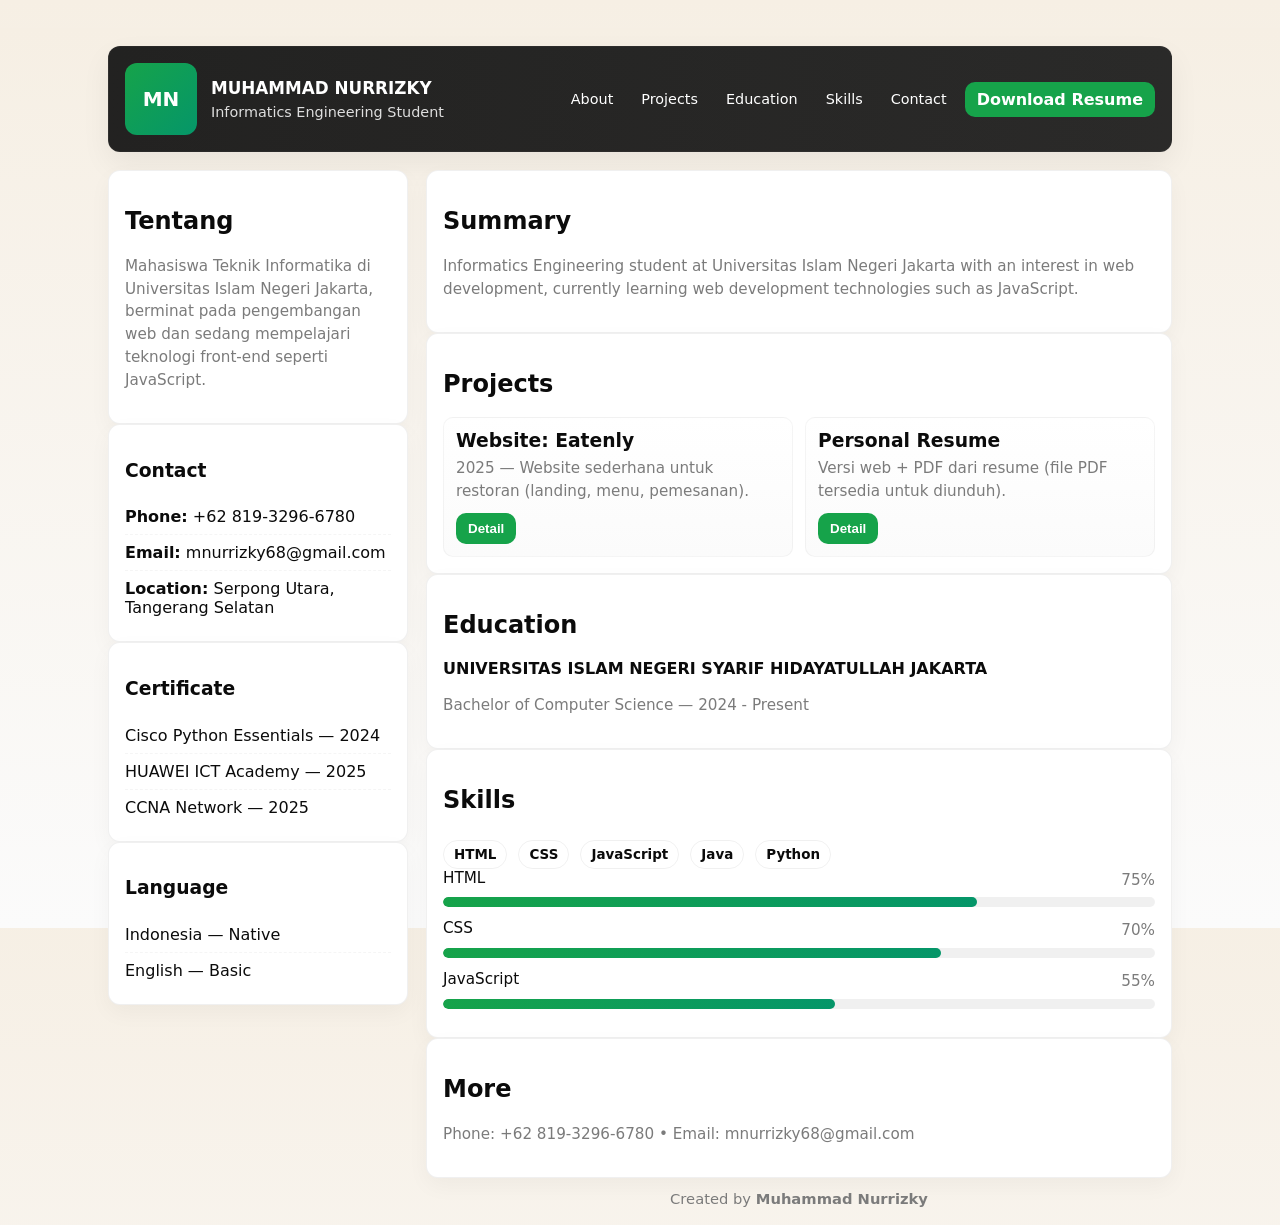
<file: Muhammad Nurrizky/index.html>
<!doctype html>
<html lang="id">

<head>
    <meta charset="utf-8" />
    <meta name="viewport" content="width=device-width,initial-scale=1" />
    <title>Muhammad Nurrizky — Portfolio</title>
    <meta name="description" content="Portfolio Muhammad Nurrizky — Informatics Engineering Student" />
    <link rel="stylesheet" href="styles.css">
</head>

<body>
    <div class="wrap">
        <header class="top" role="banner">
            <div class="brand">
                <div class="avatar" aria-hidden="true">MN</div>
                <div class="who">
                    <h1 style="color: white;">MUHAMMAD NURRIZKY</h1>
                    <p class="role">Informatics Engineering Student</p>
                </div>
            </div>

            <nav class="topnav" role="navigation" aria-label="Main navigation">
                <a class="navlink" href="#about">About</a>
                <a class="navlink" href="#projects">Projects</a>
                <a class="navlink" href="#education">Education</a>
                <a class="navlink" href="#skills">Skills</a>
                <a class="navlink" href="#contact">Contact</a>
                <a class="btn" id="download" href="114 - Muhammad Nurrizky.pdf" download>Download Resume</a>

            </nav>
        </header>

        <main class="main" role="main">
            <aside class="sidebar" aria-labelledby="about-heading">
                <section class="card" id="about">
                    <h2 id="about-heading">Tentang</h2>
                    <p class="muted">Mahasiswa Teknik Informatika di Universitas Islam Negeri Jakarta, berminat pada
                        pengembangan web dan sedang mempelajari teknologi front-end seperti JavaScript.</p>
                </section>

                <section class="card" id="contact">
                    <h3>Contact</h3>
                    <ul class="kv" aria-label="Contact details">
                        <li><strong>Phone:</strong> +62 819-3296-6780</li>
                        <li><strong>Email:</strong> <a class="muted-link"
                                href="mailto:mnurrizky68@gmail.com">mnurrizky68@gmail.com</a></li>
                        <li><strong>Location:</strong> Serpong Utara, Tangerang Selatan</li>
                    </ul>
                </section>

                <section class="card" id="cert">
                    <h3>Certificate</h3>
                    <ul class="kv">
                        <li>Cisco Python Essentials — 2024</li>
                        <li>HUAWEI ICT Academy — 2025</li>
                        <li>CCNA Network — 2025</li>
                    </ul>
                </section>

                <section class="card" id="lang">
                    <h3>Language</h3>
                    <ul class="kv">
                        <li>Indonesia — Native</li>
                        <li>English — Basic</li>
                    </ul>
                </section>
            </aside>

            <section class="content" aria-live="polite">
                <article class="card">
                    <h2 class="section">Summary</h2>
                    <p class="muted">Informatics Engineering student at Universitas Islam Negeri Jakarta with an
                        interest in web development, currently learning web development technologies such as JavaScript.
                    </p>
                </article>

                <article class="card" id="projects">
                    <h2 class="section">Projects</h2>
                    <div class="projects">
                        <div class="project">
                            <h3>Website: Eatenly</h3>
                            <p class="muted">2025 — Website sederhana untuk restoran (landing, menu, pemesanan).</p>
                            <div class="actions">
                                <button class="btn" data-project="eatenly">Detail</button>

                            </div>
                        </div>

                        <div class="project">
                            <h3>Personal Resume</h3>
                            <p class="muted">Versi web + PDF dari resume (file PDF tersedia untuk diunduh).</p>
                            <div class="actions">
                                <button class="btn" data-project="resume">Detail</button>

                            </div>
                        </div>
                    </div>
                </article>

                <article class="card" id="education">
                    <h2 class="section">Education</h2>
                    <p><strong>UNIVERSITAS ISLAM NEGERI SYARIF HIDAYATULLAH JAKARTA</strong></p>
                    <p class="muted">Bachelor of Computer Science — 2024 - Present</p>
                </article>

                <article class="card" id="skills">
                    <h2 class="section">Skills</h2>
                    <div class="badges" aria-hidden="true">
                        <span class="badge">HTML</span>
                        <span class="badge">CSS</span>
                        <span class="badge">JavaScript</span>
                        <span class="badge">Java</span>
                        <span class="badge">Python</span>
                    </div>

                    <div class="skill-list" aria-label="Skill levels">
                        <div class="skill">
                            <div class="label"><span>HTML</span><span class="muted">75%</span></div>
                            <div class="bar"><i data-value="75" aria-hidden="true"></i></div>
                        </div>
                        <div class="skill">
                            <div class="label"><span>CSS</span><span class="muted">70%</span></div>
                            <div class="bar"><i data-value="70" aria-hidden="true"></i></div>
                        </div>
                        <div class="skill">
                            <div class="label"><span>JavaScript</span><span class="muted">55%</span></div>
                            <div class="bar"><i data-value="55" aria-hidden="true"></i></div>
                        </div>
                    </div>
                </article>

                <article class="card">
                    <h2 class="section">More</h2>
                    <p class="muted">Phone: +62 819-3296-6780 • Email: <a class="muted-link"
                            href="mailto:mnurrizky68@gmail.com">mnurrizky68@gmail.com</a></p>
                </article>

                <footer class="foot">Created by <strong>Muhammad Nurrizky</strong></footer>
            </section>
        </main>
    </div>

    <!-- Modal -->
    <div class="modal-backdrop hidden" id="modal" role="dialog" aria-hidden="true">
        <div class="modal" role="document" aria-modal="true">
            <button class="close" id="modalClose" aria-label="Close">✕</button>
            <div id="modalContent"></div>
        </div>
    </div>

    <script src="scripts.js"></script>
</body>

</html>
</file>
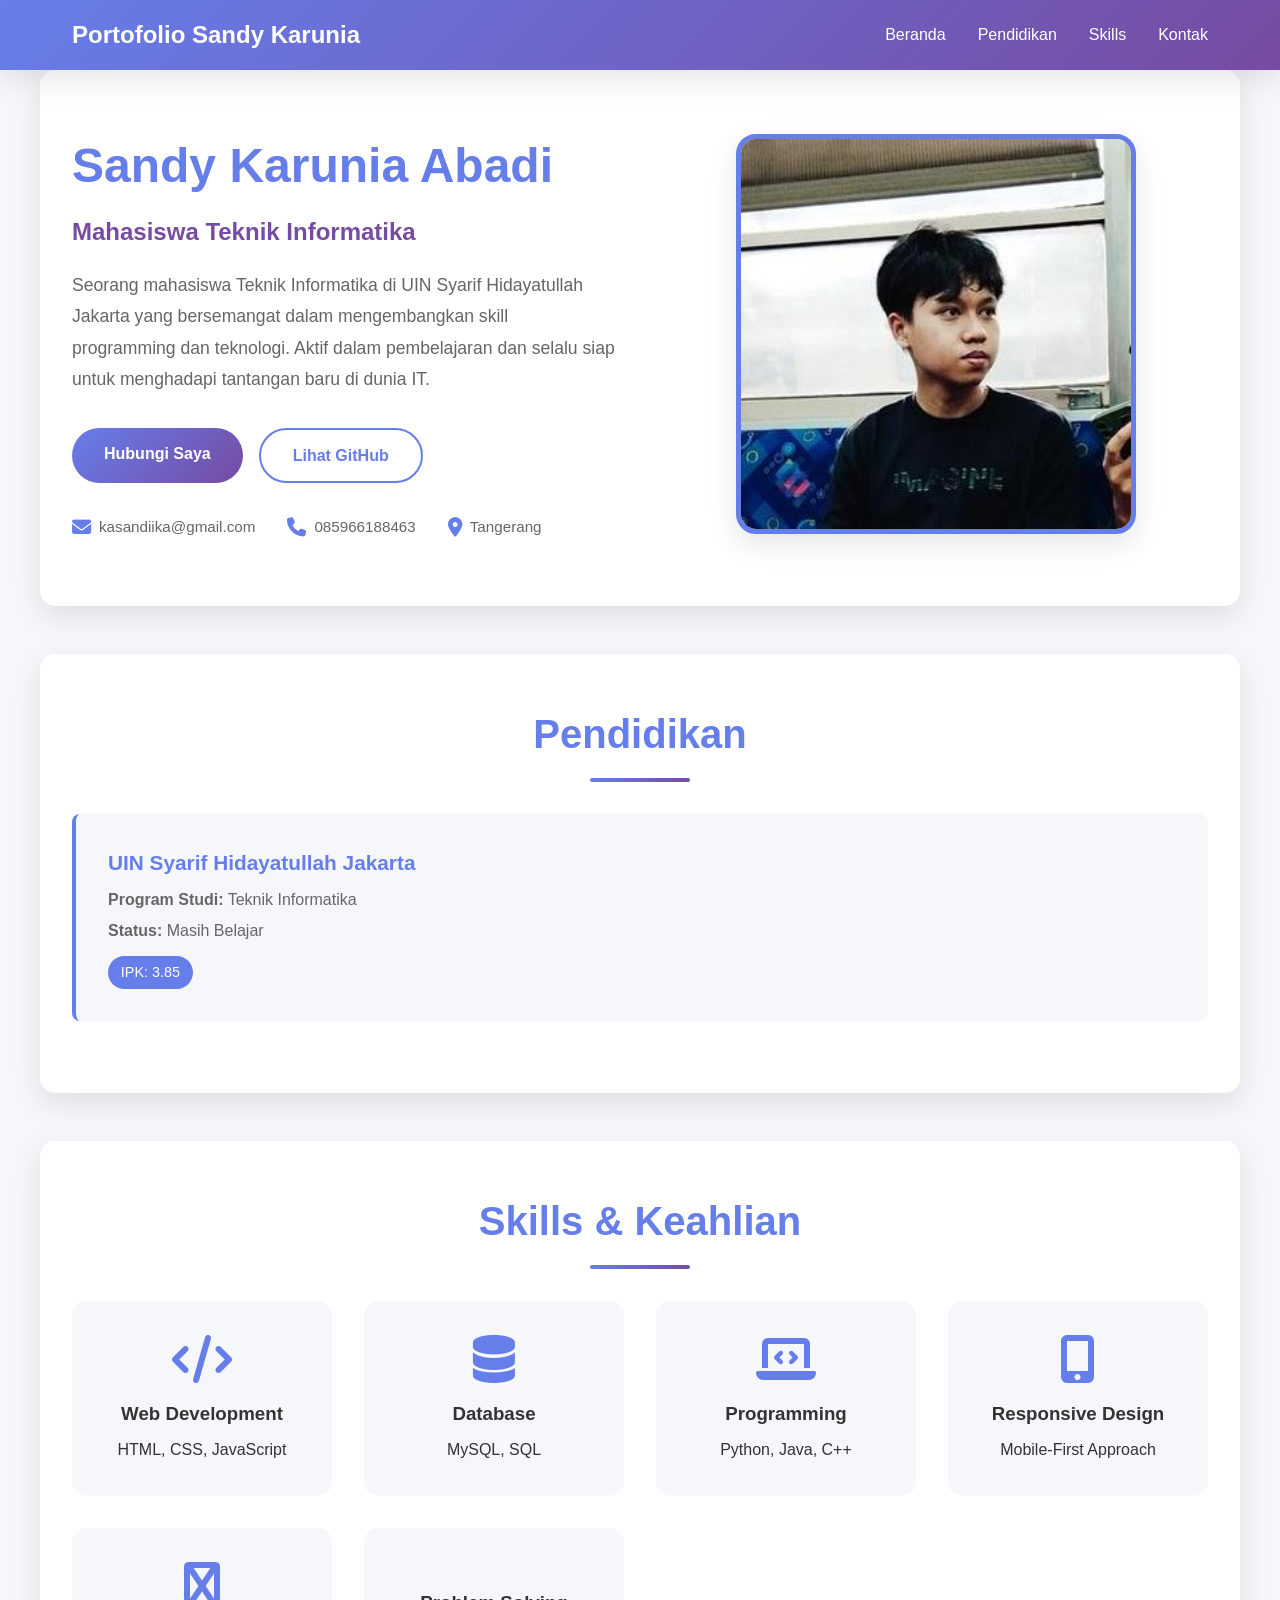
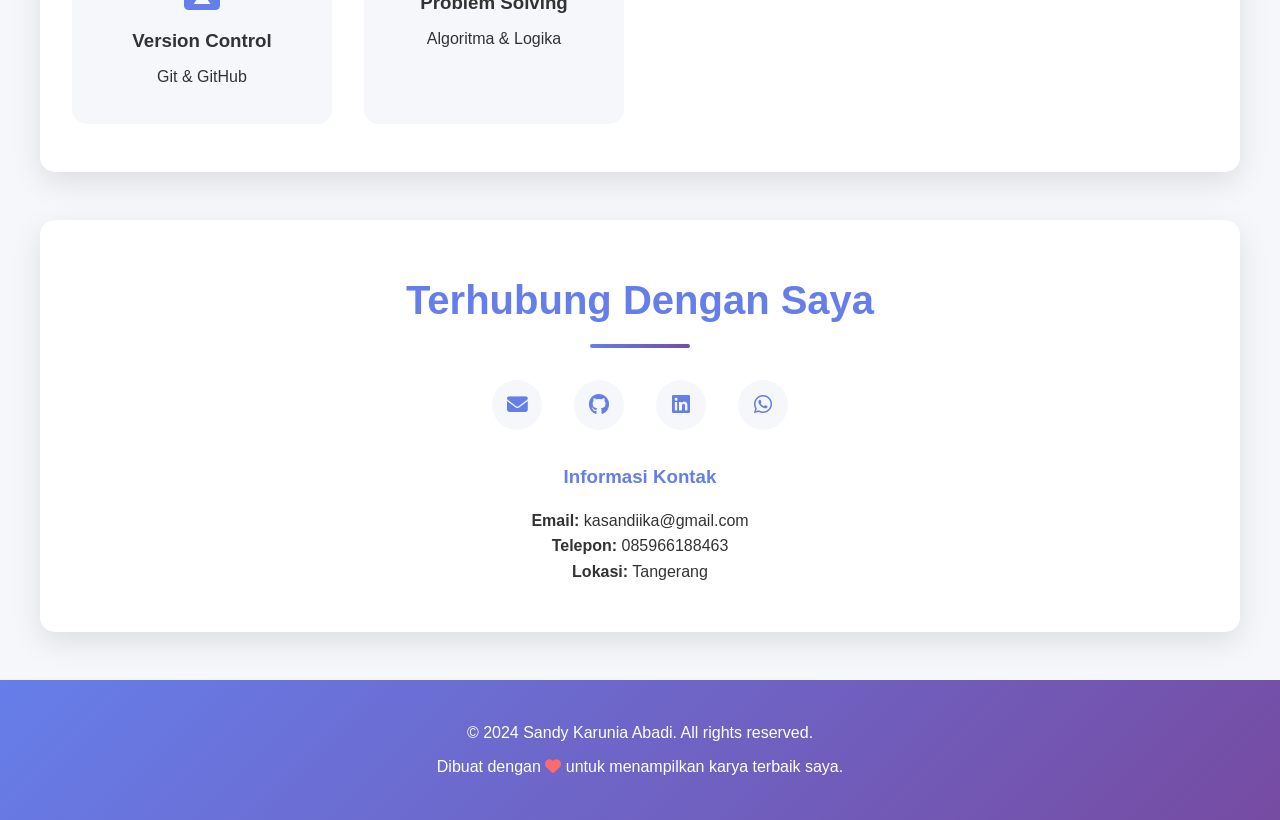
<file: Sandy Karunia Abadi/index.html>
<!DOCTYPE html>
<html lang="id">
<head>
    <meta charset="UTF-8">
    <meta name="viewport" content="width=device-width, initial-scale=1.0">
    <title>Sandy Karunia Abadi - Portofolio</title>
    <link rel="stylesheet" href="https://cdnjs.cloudflare.com/ajax/libs/font-awesome/6.4.0/css/all.min.css">
    <link rel="stylesheet" href="style.css">
</head>
<body>
    <!-- Header Navigation -->
    <header>
        <nav>
            <a href="#" class="logo">Portofolio Sandy Karunia</a>
            <ul class="nav-links">
                <li><a href="#home">Beranda</a></li>
                <li><a href="#education">Pendidikan</a></li>
                <li><a href="#skills">Skills</a></li>
                <li><a href="#contact">Kontak</a></li>
            </ul>
        </nav>
    </header>

    <!-- Hero Section -->
    <section class="hero" id="home">
        <div class="hero-content">
            <h1>Sandy Karunia Abadi</h1>
            <p class="subtitle">Mahasiswa Teknik Informatika</p>
            <p>Seorang mahasiswa Teknik Informatika di UIN Syarif Hidayatullah Jakarta yang bersemangat dalam mengembangkan skill programming dan teknologi. Aktif dalam pembelajaran dan selalu siap untuk menghadapi tantangan baru di dunia IT.</p>
            
            <div class="cta-buttons">
                <a href="#contact" class="btn btn-primary">Hubungi Saya</a>
                <a href="https://github.com/kasandiika" target="_blank" class="btn btn-secondary">Lihat GitHub</a>
            </div>

            <div class="contact-info">
                <div class="contact-item">
                    <i class="fas fa-envelope"></i>
                    <span>kasandiika@gmail.com</span>
                </div>
                <div class="contact-item">
                    <i class="fas fa-phone"></i>
                    <span>085966188463</span>
                </div>
                <div class="contact-item">
                    <i class="fas fa-map-marker-alt"></i>
                    <span>Tangerang</span>
                </div>
            </div>
        </div>

        <div class="hero-image">
            <img src="assets/profile.jpg" alt="Sandy Karunia Abadi">
        </div>
    </section>

    <!-- Education Section -->
    <section id="education">
        <h2>Pendidikan</h2>
        <div class="education-item">
            <h3>UIN Syarif Hidayatullah Jakarta</h3>
            <p><strong>Program Studi:</strong> Teknik Informatika</p>
            <p><strong>Status:</strong> Masih Belajar</p>
            <span class="gpa">IPK: 3.85</span>
        </div>
    </section>

    <!-- Skills Section -->
    <section id="skills">
        <h2>Skills & Keahlian</h2>
        <div class="skills-container">
            <div class="skill-card">
                <i class="fas fa-code"></i>
                <h3>Web Development</h3>
                <p>HTML, CSS, JavaScript</p>
            </div>
            <div class="skill-card">
                <i class="fas fa-database"></i>
                <h3>Database</h3>
                <p>MySQL, SQL</p>
            </div>
            <div class="skill-card">
                <i class="fas fa-laptop-code"></i>
                <h3>Programming</h3>
                <p>Python, Java, C++</p>
            </div>
            <div class="skill-card">
                <i class="fas fa-mobile-alt"></i>
                <h3>Responsive Design</h3>
                <p>Mobile-First Approach</p>
            </div>
            <div class="skill-card">
                <i class="fas fa-git-alt"></i>
                <h3>Version Control</h3>
                <p>Git & GitHub</p>
            </div>
            <div class="skill-card">
                <i class="fas fa-problem-solving"></i>
                <h3>Problem Solving</h3>
                <p>Algoritma & Logika</p>
            </div>
        </div>
    </section>

    <!-- Contact Section -->
    <section id="contact">
        <h2>Terhubung Dengan Saya</h2>
        
        <div class="social-links">
            <a href="mailto:kasandiika@gmail.com" title="Email">
                <i class="fas fa-envelope"></i>
            </a>
            <a href="https://github.com/kasandiika" target="_blank" title="GitHub">
                <i class="fab fa-github"></i>
            </a>
            <a href="https://www.linkedin.com/in/sandy-karunia-abadi-666687313/" target="_blank" title="LinkedIn">
                <i class="fab fa-linkedin"></i>
            </a>
            <a href="https://wa.me/6285966188463" target="_blank" title="WhatsApp">
                <i class="fab fa-whatsapp"></i>
            </a>
        </div>

        <div style="text-align: center; margin-top: 2rem;">
            <h3 style="color: var(--primary-color); margin-bottom: 1rem;">Informasi Kontak</h3>
            <p><strong>Email:</strong> kasandiika@gmail.com</p>
            <p><strong>Telepon:</strong> 085966188463</p>
            <p><strong>Lokasi:</strong> Tangerang</p>
        </div>
    </section>

    <!-- Footer -->
    <footer>
        <p>&copy; 2024 Sandy Karunia Abadi. All rights reserved.</p>
        <p>Dibuat dengan <i class="fas fa-heart" style="color: #ff6b6b;"></i> untuk menampilkan karya terbaik saya.</p>
    </footer>

    <script src="script.js"></script>
</body>
</html>
</file>
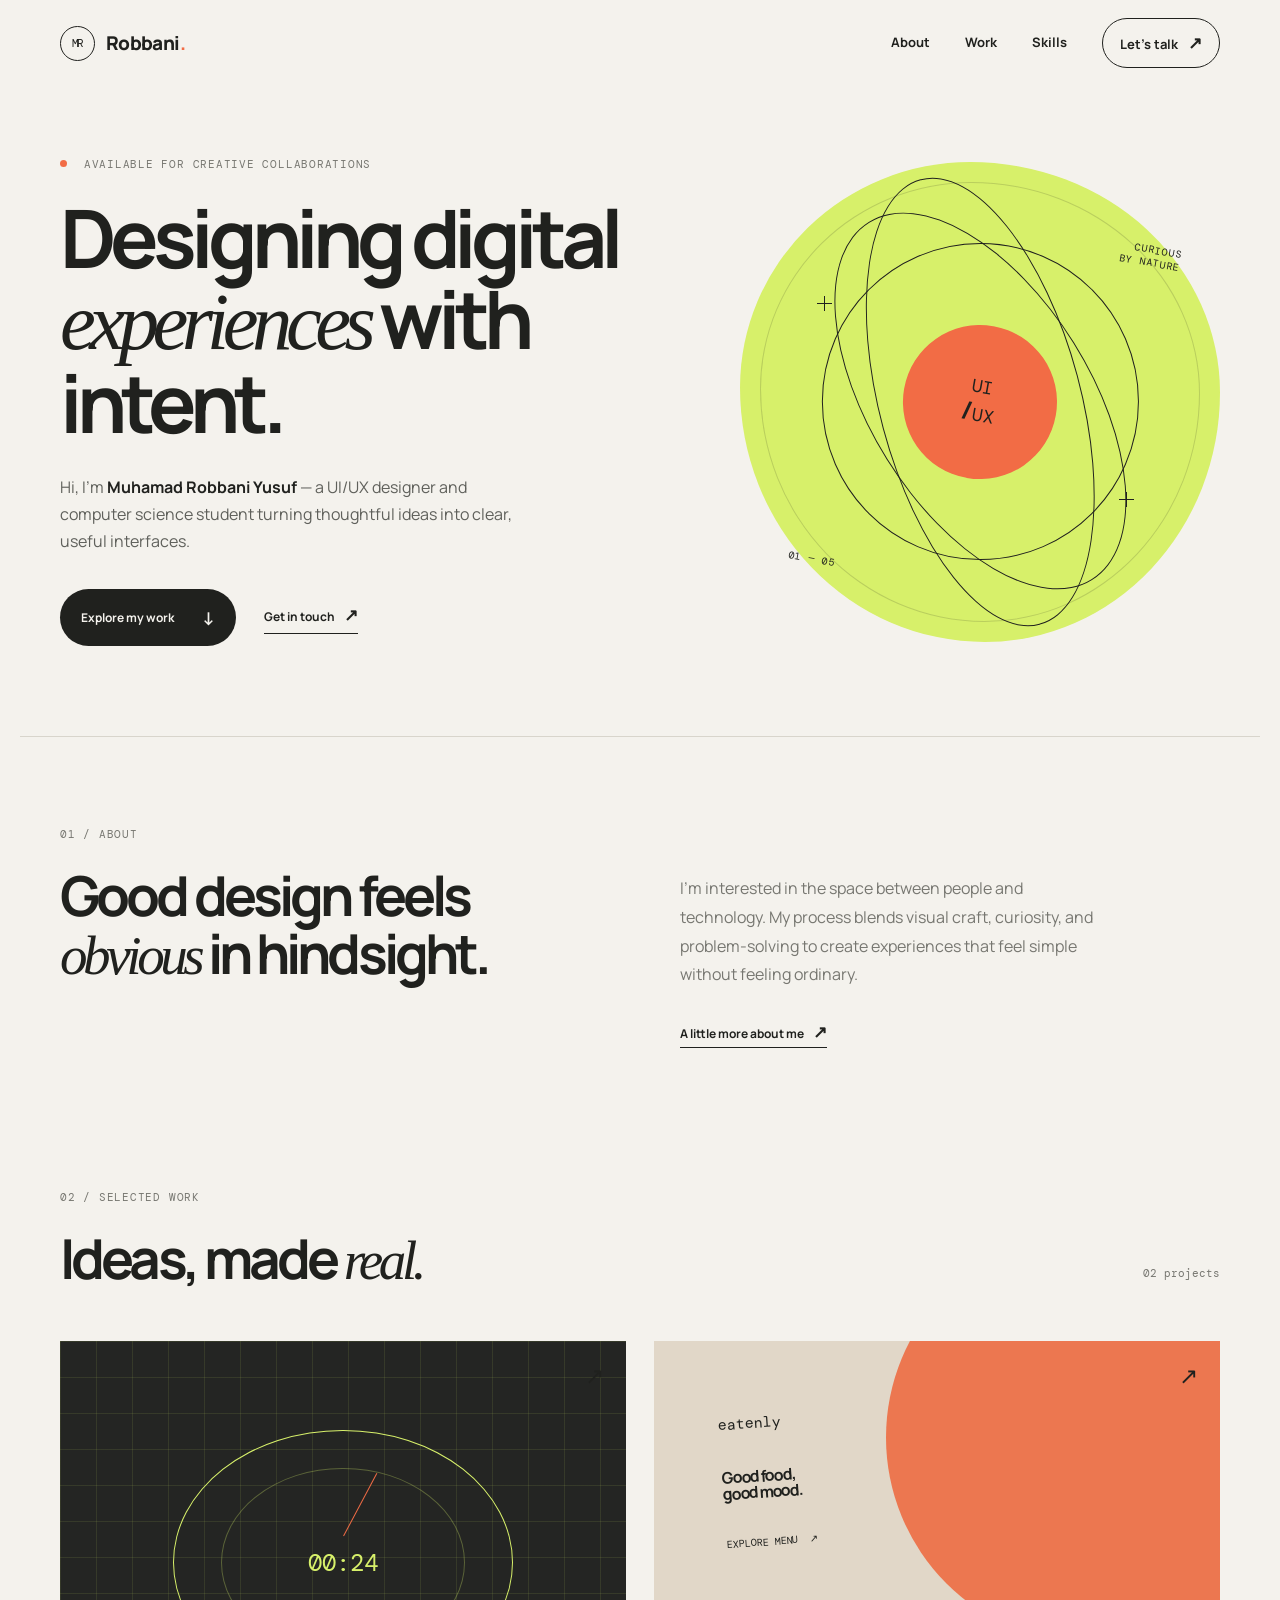
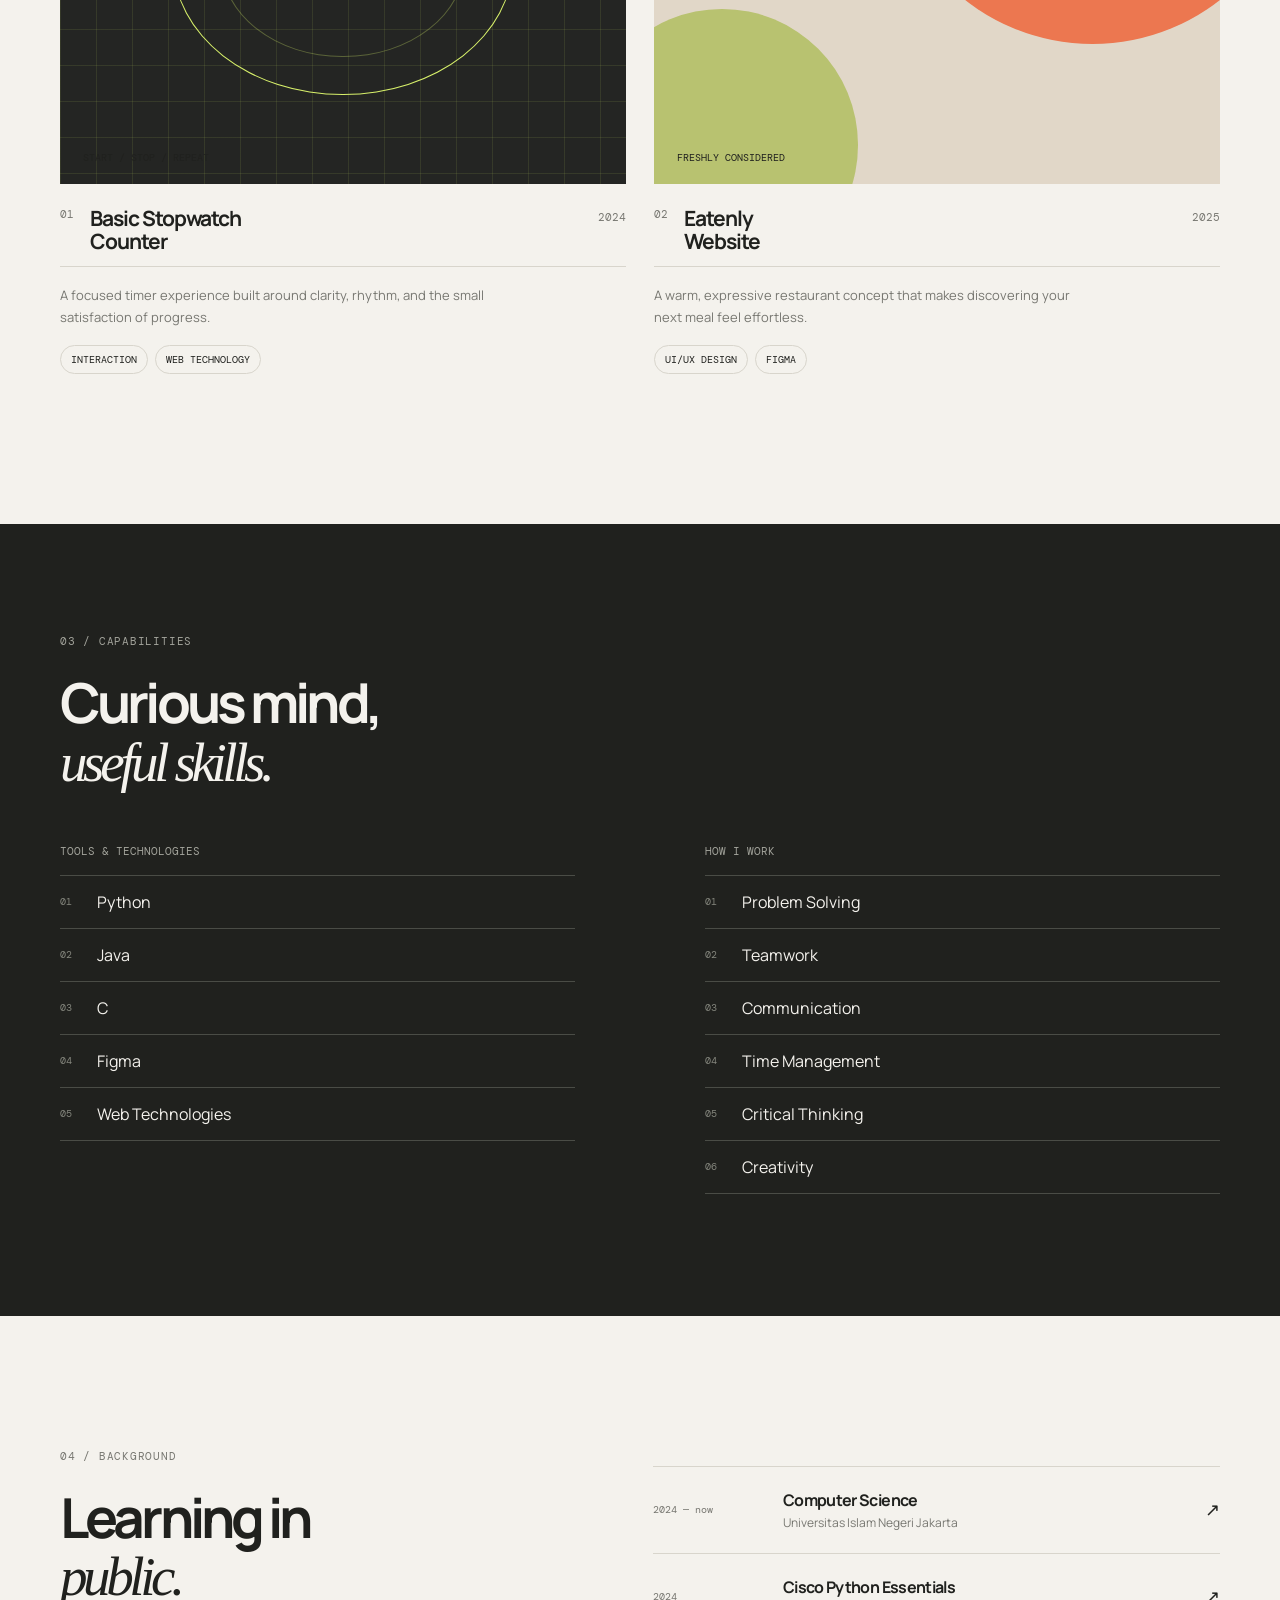
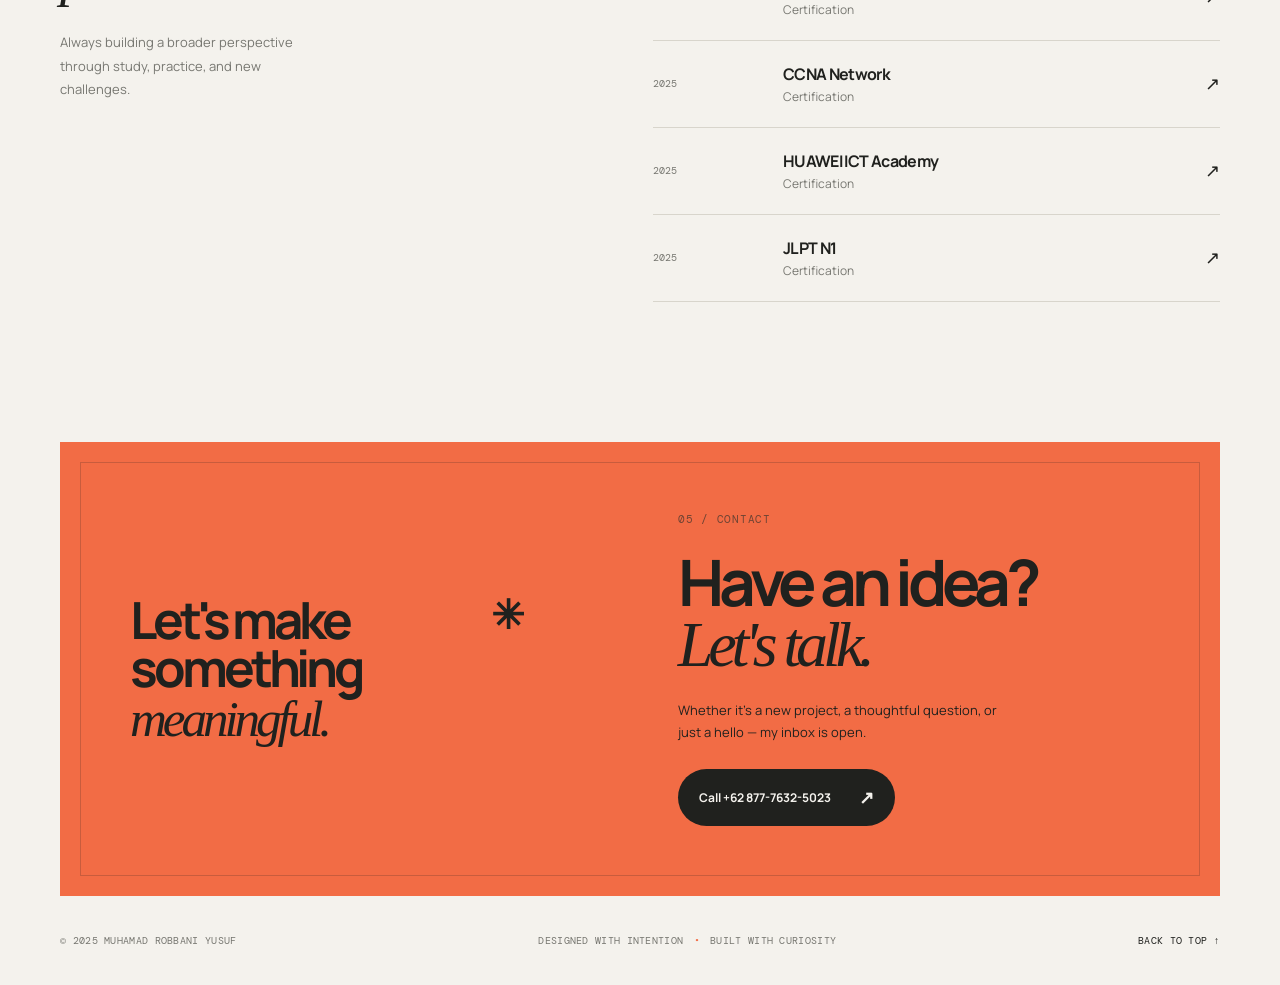
<file: web CV/index.html>
<!DOCTYPE html>
<html lang="en">
<head>
  <meta charset="UTF-8">
  <meta name="viewport" content="width=device-width, initial-scale=1.0">
  <meta name="description" content="Portfolio of Muhamad Robbani Yusuf, a UI/UX designer and computer science student.">
  <title>Muhamad Robbani Yusuf — UI/UX Designer</title>
  <link rel="preconnect" href="https://fonts.googleapis.com">
  <link rel="preconnect" href="https://fonts.gstatic.com" crossorigin>
  <link href="https://fonts.googleapis.com/css2?family=DM+Mono:wght@400;500&family=Manrope:wght@400;500;600;700;800&display=swap" rel="stylesheet">
  <link rel="stylesheet" href="styles.css">
</head>
<body>
  <div class="site-shell">
    <header class="site-header">
      <a class="brand" href="#top" aria-label="Muhamad Robbani Yusuf home">
        <span class="brand-mark">MR</span>
        <span class="brand-name">Robbani<span>.</span></span>
      </a>
      <button class="menu-toggle" type="button" aria-expanded="false" aria-controls="site-nav">
        <span class="sr-only">Toggle navigation</span>
        <span></span><span></span>
      </button>
      <nav class="site-nav" id="site-nav" aria-label="Main navigation">
        <a href="#about">About</a>
        <a href="#work">Work</a>
        <a href="#skills">Skills</a>
        <a href="#contact" class="nav-cta">Let's talk <span>↗</span></a>
      </nav>
    </header>

    <main id="top">
      <section class="hero section-pad">
        <div class="hero-copy reveal">
          <p class="eyebrow"><span class="eyebrow-dot"></span> Available for creative collaborations</p>
          <h1>Designing digital<br><em>experiences</em> with intent.</h1>
          <p class="hero-intro">Hi, I'm <strong>Muhamad Robbani Yusuf</strong> — a UI/UX designer and computer science student turning thoughtful ideas into clear, useful interfaces.</p>
          <div class="hero-actions">
            <a class="button button-dark" href="#work">Explore my work <span>↓</span></a>
            <a class="text-link" href="#contact">Get in touch <span>↗</span></a>
          </div>
        </div>
        <div class="hero-art reveal reveal-delay" aria-hidden="true">
          <div class="art-orbit orbit-one"></div>
          <div class="art-orbit orbit-two"></div>
          <div class="art-orbit orbit-three"></div>
          <div class="art-core"><span>UI<br><b>/</b>UX</span></div>
          <div class="art-note note-top">curious<br>by nature</div>
          <div class="art-note note-bottom">01 — 05</div>
          <div class="art-cross cross-one"></div>
          <div class="art-cross cross-two"></div>
        </div>
      </section>

      <section class="statement section-pad reveal">
        <p class="eyebrow">01 / About</p>
        <div class="statement-grid">
          <h2>Good design feels<br><em>obvious</em> in hindsight.</h2>
          <div class="statement-body">
            <p>I’m interested in the space between people and technology. My process blends visual craft, curiosity, and problem-solving to create experiences that feel simple without feeling ordinary.</p>
            <a class="text-link" href="#contact">A little more about me <span>↗</span></a>
          </div>
        </div>
      </section>

      <section class="work section-pad" id="work">
        <div class="section-heading reveal">
          <div>
            <p class="eyebrow">02 / Selected work</p>
            <h2>Ideas, made <em>real.</em></h2>
          </div>
          <span class="section-count">02 projects</span>
        </div>
        <div class="project-grid">
          <article class="project-card reveal">
            <a href="#contact" class="project-visual stopwatch-visual" aria-label="Discuss the Basic Stopwatch Counter project">
              <div class="visual-grid"></div>
              <div class="stopwatch-face"><span>00:24</span><i></i></div>
              <span class="visual-label">Start / stop / repeat</span>
              <span class="project-arrow">↗</span>
            </a>
            <div class="project-meta">
              <div><span class="project-number">01</span><h3>Basic Stopwatch<br>Counter</h3></div>
              <span class="project-year">2024</span>
            </div>
            <p>A focused timer experience built around clarity, rhythm, and the small satisfaction of progress.</p>
            <div class="tag-list"><span>Interaction</span><span>Web technology</span></div>
          </article>
          <article class="project-card reveal reveal-delay">
            <a href="#contact" class="project-visual eatenly-visual" aria-label="Discuss the Eatenly Website project">
              <div class="eatenly-circle circle-one"></div>
              <div class="eatenly-circle circle-two"></div>
              <div class="eatenly-menu"><span>eatenly</span><b>Good food,<br>good mood.</b><i>explore menu&nbsp; ↗</i></div>
              <span class="visual-label">Freshly considered</span>
              <span class="project-arrow">↗</span>
            </a>
            <div class="project-meta">
              <div><span class="project-number">02</span><h3>Eatenly<br>Website</h3></div>
              <span class="project-year">2025</span>
            </div>
            <p>A warm, expressive restaurant concept that makes discovering your next meal feel effortless.</p>
            <div class="tag-list"><span>UI/UX design</span><span>Figma</span></div>
          </article>
        </div>
      </section>

      <section class="skills section-pad" id="skills">
        <div class="section-heading reveal">
          <div><p class="eyebrow">03 / Capabilities</p><h2>Curious mind,<br><em>useful skills.</em></h2></div>
        </div>
        <div class="skills-layout">
          <div class="skill-block reveal">
            <p class="skill-label">Tools & technologies</p>
            <ul class="skill-list">
              <li><span>01</span>Python</li><li><span>02</span>Java</li><li><span>03</span>C</li><li><span>04</span>Figma</li><li><span>05</span>Web Technologies</li>
            </ul>
          </div>
          <div class="skill-block reveal reveal-delay">
            <p class="skill-label">How I work</p>
            <ul class="skill-list">
              <li><span>01</span>Problem Solving</li><li><span>02</span>Teamwork</li><li><span>03</span>Communication</li><li><span>04</span>Time Management</li><li><span>05</span>Critical Thinking</li><li><span>06</span>Creativity</li>
            </ul>
          </div>
        </div>
      </section>

      <section class="credentials section-pad">
        <div class="credentials-column reveal">
          <p class="eyebrow">04 / Background</p>
          <h2>Learning in<br><em>public.</em></h2>
          <p class="muted-copy">Always building a broader perspective through study, practice, and new challenges.</p>
        </div>
        <div class="timeline reveal reveal-delay">
          <div class="timeline-row"><span class="timeline-year">2024 — now</span><div><h3>Computer Science</h3><p>Universitas Islam Negeri Jakarta</p></div><span class="timeline-arrow">↗</span></div>
          <div class="timeline-row"><span class="timeline-year">2024</span><div><h3>Cisco Python Essentials</h3><p>Certification</p></div><span class="timeline-arrow">↗</span></div>
          <div class="timeline-row"><span class="timeline-year">2025</span><div><h3>CCNA Network</h3><p>Certification</p></div><span class="timeline-arrow">↗</span></div>
          <div class="timeline-row"><span class="timeline-year">2025</span><div><h3>HUAWEI ICT Academy</h3><p>Certification</p></div><span class="timeline-arrow">↗</span></div>
          <div class="timeline-row"><span class="timeline-year">2025</span><div><h3>JLPT N1</h3><p>Certification</p></div><span class="timeline-arrow">↗</span></div>
        </div>
      </section>

      <section class="contact section-pad reveal" id="contact">
        <div class="contact-art" aria-hidden="true"><span>Let's make<br>something<br><em>meaningful.</em></span><i>✳</i></div>
        <div class="contact-copy"><p class="eyebrow">05 / Contact</p><h2>Have an idea?<br><em>Let's talk.</em></h2><p>Whether it’s a new project, a thoughtful question, or just a hello — my inbox is open.</p><a class="button button-light" href="tel:+6287776325023">Call +62 877-7632-5023 <span>↗</span></a></div>
      </section>
    </main>

    <footer class="site-footer">
      <span>© 2025 Muhamad Robbani Yusuf</span><span>Designed with intention<span class="footer-dot"> • </span>Built with curiosity</span><a href="#top">Back to top ↑</a>
    </footer>
  </div>
  <script src="script.js"></script>
</body>
</html>
</file>
<file: Muhammad Nurrizky/styles.css>
/* Palette (light by default). Dark mode overrides via body.dark */
:root {
  --bg: #f6efe4; /* cream */
  --surface: #ffffff;
  --surface-alt: #fbfbfb;
  --text: #0b0b0b;
  --muted: #7b7b7b;
  --accent: #16a34a; /* green */
  --accent-2: #059669;
  --glass: rgba(11, 11, 11, 0.06);
  --header-start: rgba(11, 11, 11, 0.9);
  --header-end: rgba(20, 20, 20, 0.9);
  --radius: 12px;
  --maxw: 1100px;
  --shadow: 0 12px 30px rgba(11, 11, 11, 0.06);
  --avatar-grad-from: var(--accent);
  --avatar-grad-to: var(--accent-2);
  color-scheme: light;
  font-family:
    Inter,
    system-ui,
    -apple-system,
    'Segoe UI',
    Roboto,
    'Helvetica Neue',
    Arial;
}

/* Dark theme: consistent overrides to avoid clashing */
body.dark {
  --bg: #0b0f12;
  --surface: #0f1720;
  --surface-alt: #07121a;
  --text: #f6efe4;
  --muted: #98a0aa;
  --accent: #34d399;
  --accent-2: #22c55e;
  --glass: rgba(255, 255, 255, 0.06);
  --header-start: rgba(6, 10, 12, 0.95);
  --header-end: rgba(10, 17, 20, 0.95);
  --avatar-grad-from: #059669;
  --avatar-grad-to: #10b981;
  color-scheme: dark;
}

/* Base reset */
* {
  box-sizing: border-box;
}
html,
body {
  height: 100%;
  margin: 0;
  background: linear-gradient(180deg, var(--bg), var(--surface-alt));
  color: var(--text);
  -webkit-font-smoothing: antialiased;
}
a {
  color: inherit;
  text-decoration: none;
}
.wrap {
  max-width: var(--maxw);
  margin: 28px auto;
  padding: 18px;
}

/* Header */
.top {
  display: flex;
  align-items: center;
  justify-content: space-between;
  gap: 18px;
  padding: 16px;
  background: linear-gradient(90deg, var(--header-start), var(--header-end));
  color: var(--surface);
  border-radius: var(--radius);
  box-shadow: var(--shadow);
  border: 1px solid rgba(255, 255, 255, 0.03);
}
.brand {
  display: flex;
  align-items: center;
  gap: 14px;
}
.avatar {
  width: 72px;
  height: 72px;
  border-radius: 12px;
  background: linear-gradient(135deg, var(--avatar-grad-from), var(--avatar-grad-to));
  display: flex;
  align-items: center;
  justify-content: center;
  font-weight: 700;
  color: var(--surface);
  font-size: 20px;
}
.who h1 {
  margin: 0;
  font-size: 1.05rem;
}
.who p {
  margin: 6px 0 0 0;
  color: rgba(255, 255, 255, 0.85);
  font-size: 0.9rem;
}

/* Nav */
.topnav {
  display: flex;
  align-items: center;
  gap: 8px;
  flex-wrap: wrap;
}
.topnav .navlink {
  font-size: 0.9rem;
  padding: 8px 10px;
  border-radius: 10px;
  color: var(--surface);
}
.topnav .navlink:hover {
  opacity: 0.95;
  transform: translateY(-1px);
}
.btn {
  display: inline-flex;
  align-items: center;
  gap: 8px;
  padding: 8px 12px;
  border-radius: 10px;
  background: var(--accent);
  color: var(--surface);
  font-weight: 600;
  border: 0;
  cursor: pointer;
}
.btn.ghost {
  background: transparent;
  border: 1px solid var(--glass);
  color: var(--surface);
}

/* Main layout */
.main {
  display: grid;
  grid-template-columns: 300px 1fr;
  gap: 18px;
  margin-top: 18px;
}
@media (max-width: 880px) {
  .main {
    grid-template-columns: 1fr;
  }
  .avatar {
    width: 56px;
    height: 56px;
  }
}

/* Cards */
.card {
  background: var(--surface);
  padding: 16px;
  border-radius: 12px;
  border: 1px solid var(--glass);
  box-shadow: 0 8px 22px rgba(11, 11, 11, 0.04);
  color: var(--text);
}
.muted {
  color: var(--muted);
  font-size: 0.95rem;
  line-height: 1.5;
}
.kv {
  list-style: none;
  padding: 0;
  margin: 0;
}
.kv li {
  padding: 8px 0;
  border-bottom: 1px dashed rgba(0, 0, 0, 0.04);
}
body.dark .kv li {
  border-bottom: 1px dashed rgba(255, 255, 255, 0.04);
}
.kv li:last-child {
  border-bottom: 0;
}

/* Badges and projects */
.badge {
  display: inline-block;
  padding: 6px 10px;
  border-radius: 999px;
  border: 1px solid rgba(0, 0, 0, 0.06);
  font-weight: 700;
  font-size: 0.84rem;
  background: transparent;
  color: var(--text);
  margin: 6px 6px 0 0;
}
body.dark .badge {
  border-color: rgba(255, 255, 255, 0.06);
}
.projects {
  display: grid;
  grid-template-columns: 1fr 1fr;
  gap: 12px;
}
@media (max-width: 880px) {
  .projects {
    grid-template-columns: 1fr;
  }
}
.project {
  padding: 12px;
  border-radius: 10px;
  border: 1px solid rgba(11, 11, 11, 0.04);
  background: linear-gradient(180deg, var(--surface), var(--surface-alt));
}
body.dark .project {
  border-color: rgba(255, 255, 255, 0.04);
}
.project h3 {
  margin: 0;
}
.project p {
  margin: 6px 0 0 0;
  color: var(--muted);
}
.actions {
  margin-top: 10px;
  display: flex;
  gap: 8px;
  flex-wrap: wrap;
}

/* Skills bars */
.skill {
  margin-bottom: 12px;
}
.label {
  display: flex;
  justify-content: space-between;
  font-size: 0.95rem;
  margin-bottom: 6px;
}
.bar {
  height: 10px;
  background: rgba(11, 11, 11, 0.06);
  border-radius: 999px;
  overflow: hidden;
}
body.dark .bar {
  background: rgba(255, 255, 255, 0.06);
}
.bar > i {
  display: block;
  height: 100%;
  width: 0;
  background: linear-gradient(90deg, var(--accent), var(--accent-2));
  border-radius: 999px;
  transition: width 900ms cubic-bezier(0.2, 0.9, 0.3, 1);
}

/* Modal */
.modal-backdrop {
  position: fixed;
  inset: 0;
  background: rgba(11, 11, 11, 0.5);
  display: flex;
  align-items: center;
  justify-content: center;
  padding: 20px;
  z-index: 80;
}
.modal {
  width: 100%;
  max-width: 720px;
  background: var(--surface);
  border-radius: 12px;
  padding: 16px;
  border: 1px solid var(--glass);
  box-shadow: 0 30px 60px rgba(11, 11, 11, 0.35);
  color: var(--text);
}
.close {
  position: absolute;
  right: 18px;
  top: 18px;
  border: 0;
  background: transparent;
  font-size: 20px;
  cursor: pointer;
  color: var(--muted);
}
.hidden {
  display: none;
}

/* Footer */
.foot {
  text-align: center;
  color: var(--muted);
  font-size: 0.92rem;
  margin-top: 12px;
}

/* Print adjustments */
@media print {
  nav,
  .btn,
  .actions,
  .modal-backdrop {
    display: none !important;
  }
  body {
    background: white;
  }
  .wrap {
    max-width: 100%;
    padding: 0;
  }
}
</file>
<file: Sandy Karunia Abadi/style.css>
* {
    margin: 0;
    padding: 0;
    box-sizing: border-box;
}

:root {
    --primary-color: #667eea;
    --secondary-color: #764ba2;
    --text-color: #333;
    --light-bg: #f5f7fa;
    --white: #ffffff;
    --shadow: 0 10px 30px rgba(0, 0, 0, 0.1);
    --transition: all 0.3s ease;
}

body {
    font-family: 'Segoe UI', Tahoma, Geneva, Verdana, sans-serif;
    line-height: 1.6;
    color: var(--text-color);
    background-color: var(--light-bg);
}

/* Header Navigation */
header {
    background: linear-gradient(135deg, var(--primary-color) 0%, var(--secondary-color) 100%);
    color: var(--white);
    padding: 1rem 0;
    position: sticky;
    top: 0;
    z-index: 1000;
    box-shadow: var(--shadow);
}

nav {
    max-width: 1200px;
    margin: 0 auto;
    display: flex;
    justify-content: space-between;
    align-items: center;
    padding: 0 2rem;
}

.logo {
    font-size: 1.5rem;
    font-weight: bold;
    text-decoration: none;
    color: var(--white);
}

.nav-links {
    display: flex;
    list-style: none;
    gap: 2rem;
}

.nav-links a {
    color: var(--white);
    text-decoration: none;
    transition: var(--transition);
    font-weight: 500;
}

.nav-links a:hover {
    opacity: 0.8;
    border-bottom: 2px solid var(--white);
}

/* Hero Section */
.hero {
    max-width: 1200px;
    margin: 0 auto;
    padding: 4rem 2rem;
    display: grid;
    grid-template-columns: 1fr 1fr;
    gap: 3rem;
    align-items: center;
}

.hero-content h1 {
    font-size: 3rem;
    color: var(--primary-color);
    margin-bottom: 1rem;
    line-height: 1.2;
}

.hero-content .subtitle {
    font-size: 1.5rem;
    color: var(--secondary-color);
    margin-bottom: 1rem;
    font-weight: 600;
}

.hero-content p {
    font-size: 1.1rem;
    color: #666;
    margin-bottom: 2rem;
    line-height: 1.8;
}

.cta-buttons {
    display: flex;
    gap: 1rem;
    flex-wrap: wrap;
}

.btn {
    padding: 0.8rem 2rem;
    border: none;
    border-radius: 50px;
    cursor: pointer;
    font-size: 1rem;
    font-weight: 600;
    transition: var(--transition);
    text-decoration: none;
    display: inline-block;
}

.btn-primary {
    background: linear-gradient(135deg, var(--primary-color) 0%, var(--secondary-color) 100%);
    color: var(--white);
}

.btn-primary:hover {
    transform: translateY(-3px);
    box-shadow: 0 15px 40px rgba(102, 126, 234, 0.3);
}

.btn-secondary {
    background: var(--white);
    color: var(--primary-color);
    border: 2px solid var(--primary-color);
}

.btn-secondary:hover {
    background: var(--primary-color);
    color: var(--white);
}

.hero-image {
    text-align: center;
}

.hero-image img {
    width: 100%;
    max-width: 400px;
    border-radius: 20px;
    box-shadow: var(--shadow);
    border: 5px solid var(--primary-color);
    transition: var(--transition);
}

.hero-image img:hover {
    transform: scale(1.05);
}

/* Contact Info */
.contact-info {
    display: flex;
    gap: 2rem;
    margin-top: 2rem;
    flex-wrap: wrap;
}

.contact-item {
    display: flex;
    align-items: center;
    gap: 0.5rem;
    color: #666;
    font-size: 0.95rem;
}

.contact-item i {
    color: var(--primary-color);
    font-size: 1.2rem;
}

/* Section Styling */
section {
    max-width: 1200px;
    margin: 3rem auto;
    padding: 3rem 2rem;
    background: var(--white);
    border-radius: 15px;
    box-shadow: var(--shadow);
}

section h2 {
    font-size: 2.5rem;
    color: var(--primary-color);
    margin-bottom: 2rem;
    text-align: center;
    position: relative;
    padding-bottom: 1rem;
}

section h2::after {
    content: '';
    position: absolute;
    bottom: 0;
    left: 50%;
    transform: translateX(-50%);
    width: 100px;
    height: 4px;
    background: linear-gradient(135deg, var(--primary-color) 0%, var(--secondary-color) 100%);
    border-radius: 2px;
}

/* Education Section */
.education-item {
    padding: 2rem;
    border-left: 4px solid var(--primary-color);
    background: var(--light-bg);
    border-radius: 8px;
    margin-bottom: 1.5rem;
    transition: var(--transition);
}

.education-item:hover {
    transform: translateX(10px);
    box-shadow: 0 5px 20px rgba(102, 126, 234, 0.2);
}

.education-item h3 {
    color: var(--primary-color);
    margin-bottom: 0.5rem;
    font-size: 1.3rem;
}

.education-item p {
    color: #666;
    margin: 0.3rem 0;
}

.gpa {
    display: inline-block;
    background: var(--primary-color);
    color: var(--white);
    padding: 0.3rem 0.8rem;
    border-radius: 20px;
    font-size: 0.9rem;
    margin-top: 0.5rem;
}

/* Skills Section */
.skills-container {
    display: grid;
    grid-template-columns: repeat(auto-fit, minmax(250px, 1fr));
    gap: 2rem;
}

.skill-card {
    background: var(--light-bg);
    padding: 2rem;
    border-radius: 15px;
    text-align: center;
    transition: var(--transition);
    border: 2px solid transparent;
}

.skill-card:hover {
    border-color: var(--primary-color);
    transform: translateY(-10px);
    box-shadow: 0 15px 40px rgba(102, 126, 234, 0.2);
}

.skill-card i {
    font-size: 3rem;
    color: var(--primary-color);
    margin-bottom: 1rem;
}

.skill-card h3 {
    color: var(--text-color);
    margin-bottom: 0.5rem;
}

/* Social Links */
.social-links {
    display: flex;
    justify-content: center;
    gap: 2rem;
    margin: 2rem 0;
    flex-wrap: wrap;
}

.social-links a {
    display: inline-flex;
    align-items: center;
    justify-content: center;
    width: 50px;
    height: 50px;
    border-radius: 50%;
    background: var(--light-bg);
    color: var(--primary-color);
    text-decoration: none;
    transition: var(--transition);
    font-size: 1.3rem;
}

.social-links a:hover {
    background: linear-gradient(135deg, var(--primary-color) 0%, var(--secondary-color) 100%);
    color: var(--white);
    transform: scale(1.1);
}

/* Footer */
footer {
    background: linear-gradient(135deg, var(--primary-color) 0%, var(--secondary-color) 100%);
    color: var(--white);
    text-align: center;
    padding: 2rem;
    margin-top: 3rem;
}

footer p {
    margin: 0.5rem 0;
}

/* Responsive */
@media (max-width: 768px) {
    .hero {
        grid-template-columns: 1fr;
        padding: 2rem 1rem;
    }

    .hero-content h1 {
        font-size: 2rem;
    }

    .nav-links {
        gap: 1rem;
        font-size: 0.9rem;
    }

    .skills-container {
        grid-template-columns: 1fr;
    }

    section {
        margin: 2rem 1rem;
        padding: 2rem 1rem;
    }

    section h2 {
        font-size: 1.8rem;
    }

    .cta-buttons {
        flex-direction: column;
    }

    .btn {
        width: 100%;
        text-align: center;
    }

    .contact-info {
        flex-direction: column;
        gap: 1rem;
    }
}

/* Animation */
@keyframes slideInUp {
    from {
        opacity: 0;
        transform: translateY(30px);
    }
    to {
        opacity: 1;
        transform: translateY(0);
    }
}

.hero-content {
    animation: slideInUp 0.8s ease;
}

.hero-image {
    animation: slideInUp 0.8s ease 0.2s both;
}
</file>
<file: web CV/styles.css>
:root{--ink:#20211e;--paper:#f4f2ed;--line:#d8d5cc;--lime:#d7f06a;--orange:#f26c45;--muted:#777771;--mono:"DM Mono",monospace;--sans:"Manrope",sans-serif}
*{box-sizing:border-box}html{scroll-behavior:smooth}body{margin:0;background:var(--paper);color:var(--ink);font-family:var(--sans);font-size:16px;line-height:1.5}a{color:inherit;text-decoration:none}button{font:inherit}.site-shell{overflow:hidden}.site-header{height:86px;max-width:1240px;margin:auto;padding:0 40px;display:flex;align-items:center;justify-content:space-between}.brand{display:flex;align-items:center;gap:11px;font-weight:800;letter-spacing:-.04em}.brand-mark{display:grid;place-items:center;width:35px;height:35px;border:1px solid var(--ink);border-radius:50%;font:11px var(--mono);letter-spacing:-.12em}.brand-name{font-size:19px}.brand-name span{color:var(--orange)}.site-nav{display:flex;align-items:center;gap:35px;font-size:13px;font-weight:700}.site-nav a{transition:opacity .2s}.site-nav a:hover{opacity:.55}.nav-cta{padding:11px 17px;border:1px solid var(--ink);border-radius:30px}.nav-cta span,.text-link span{font-size:17px;margin-left:7px}.menu-toggle{display:none;background:none;border:0}.section-pad{max-width:1240px;margin:auto;padding-left:40px;padding-right:40px}.hero{min-height:650px;display:grid;grid-template-columns:1.04fr .96fr;align-items:center;padding-top:66px;padding-bottom:85px}.eyebrow{font:11px var(--mono);letter-spacing:.07em;text-transform:uppercase;color:var(--muted);margin:0 0 26px}.eyebrow-dot{display:inline-block;background:var(--orange);width:7px;height:7px;border-radius:50%;margin:0 9px 1px 0}.hero h1{font-size:clamp(48px,6.3vw,84px);line-height:1.01;letter-spacing:-.075em;margin:0 0 30px;font-weight:700}.hero h1 em,.statement h2 em,.section-heading h2 em,.credentials h2 em,.contact h2 em{font-family:Georgia,serif;font-weight:400;letter-spacing:-.08em}.hero-intro{max-width:460px;color:#5f605b;font-size:16px;line-height:1.7;margin:0 0 34px}.hero-intro strong{color:var(--ink);font-weight:700}.hero-actions{display:flex;align-items:center;gap:28px}.button{display:inline-flex;align-items:center;gap:28px;border-radius:30px;padding:15px 21px;font-size:12px;font-weight:700}.button span{font-size:18px}.button-dark{background:var(--ink);color:var(--paper)}.text-link{font-size:12px;font-weight:700;border-bottom:1px solid var(--ink);padding-bottom:5px}.hero-art{width:min(100%,480px);aspect-ratio:1/1;justify-self:end;position:relative;background:var(--lime);border-radius:48% 52% 49% 51% / 47% 48% 52% 53%;transform:rotate(-10deg)}.hero-art:after{content:"";position:absolute;inset:20px;border:1px solid rgba(32,33,30,.16);border-radius:inherit}.art-orbit{position:absolute;border:1px solid var(--ink);border-radius:50%;inset:17%;transform:rotate(45deg)}.orbit-two{inset:6% 27%;transform:rotate(-32deg)}.orbit-three{inset:29% 2%;transform:rotate(75deg)}.art-core{position:absolute;inset:34%;background:var(--orange);border-radius:50%;display:grid;place-items:center;text-align:center;transform:rotate(10deg);font:18px var(--mono);line-height:1.15}.art-core b{font-family:var(--sans);font-size:25px}.art-note{position:absolute;font:10px var(--mono);text-transform:uppercase;letter-spacing:.08em;transform:rotate(10deg);z-index:2}.note-top{top:17%;right:8%;text-align:right}.note-bottom{bottom:16%;left:10%}.art-cross{position:absolute;width:15px;height:15px;z-index:2}.art-cross:before,.art-cross:after{content:"";position:absolute;background:var(--ink)}.art-cross:before{height:1px;width:15px;top:7px}.art-cross:after{height:15px;width:1px;left:7px}.cross-one{left:16%;top:28%}.cross-two{right:18%;bottom:28%}.statement{border-top:1px solid var(--line);padding-top:90px;padding-bottom:145px}.statement-grid{display:grid;grid-template-columns:1fr 1fr;gap:80px}.statement h2,.section-heading h2,.credentials h2{font-size:clamp(38px,4.3vw,62px);line-height:1.05;letter-spacing:-.07em;margin:0}.statement-body{max-width:430px;margin-top:7px}.statement-body p,.muted-copy{color:var(--muted);line-height:1.8;margin:0 0 30px}.section-heading{display:flex;justify-content:space-between;align-items:end;margin-bottom:52px}.section-count{font:11px var(--mono);color:var(--muted);padding-bottom:9px}.project-grid{display:grid;grid-template-columns:1fr 1fr;gap:28px}.project-visual{display:block;position:relative;aspect-ratio:1.28/1;overflow:hidden}.stopwatch-visual{background:#242523}.visual-grid{position:absolute;inset:0;background:linear-gradient(rgba(215,240,106,.1) 1px,transparent 1px),linear-gradient(90deg,rgba(215,240,106,.1) 1px,transparent 1px);background-size:36px 36px}.stopwatch-face{position:absolute;inset:20%;border:1px solid var(--lime);border-radius:50%;display:grid;place-items:center;color:var(--lime);font:24px var(--mono)}.stopwatch-face:before{content:"";position:absolute;inset:14%;border:1px solid rgba(215,240,106,.3);border-radius:50%}.stopwatch-face i{position:absolute;width:1px;height:27%;top:13%;background:var(--orange);transform-origin:bottom;transform:rotate(28deg)}.eatenly-visual{background:#e1d7c8}.eatenly-circle{position:absolute;border-radius:50%;background:var(--orange)}.circle-one{width:73%;aspect-ratio:1;right:-14%;top:-25%;background:#ec7750}.circle-two{width:48%;aspect-ratio:1;left:-12%;bottom:-22%;background:#b8c270}.eatenly-menu{position:absolute;left:12%;top:16%;display:flex;flex-direction:column;gap:35px;transform:rotate(-4deg)}.eatenly-menu span{font:15px var(--mono)}.eatenly-menu b{font:clamp(23px,3vw,42px);line-height:1.02;letter-spacing:-.08em}.eatenly-menu i{font:10px var(--mono);font-style:normal;text-transform:uppercase}.visual-label{position:absolute;bottom:20px;left:23px;font:10px var(--mono);text-transform:uppercase}.project-arrow{position:absolute;right:22px;top:17px;font-size:23px}.project-meta{display:flex;justify-content:space-between;padding:23px 0 13px;border-bottom:1px solid var(--line)}.project-meta>div{display:flex;gap:16px}.project-number,.project-year{font:11px var(--mono);color:var(--muted)}.project-meta h3{font-size:21px;line-height:1.1;letter-spacing:-.05em;margin:0}.project-year{padding-top:3px}.project-card>p{font-size:13px;line-height:1.7;color:var(--muted);max-width:430px;margin:17px 0}.tag-list{display:flex;gap:7px}.tag-list span{font:10px var(--mono);text-transform:uppercase;border:1px solid var(--line);border-radius:20px;padding:7px 10px}.work{padding-bottom:150px}.skills{background:var(--ink);color:var(--paper);max-width:none;padding-top:110px;padding-bottom:122px}.skills .eyebrow,.skills .skill-label{color:#a2a39b}.skills .section-heading{max-width:1160px;margin-left:auto;margin-right:auto}.skills-layout{max-width:1160px;margin:auto;display:grid;grid-template-columns:1fr 1fr;gap:130px}.skill-label{font:11px var(--mono);text-transform:uppercase;margin:0 0 17px}.skill-list{list-style:none;margin:0;padding:0;border-top:1px solid #4a4c46}.skill-list li{padding:14px 0;border-bottom:1px solid #4a4c46;font-size:16px;display:flex;gap:25px}.skill-list li span{font:10px var(--mono);color:#85877e;padding-top:5px}.credentials{display:grid;grid-template-columns:1fr 1.25fr;gap:12%;padding-top:133px;padding-bottom:140px}.credentials-column h2{margin-bottom:25px}.muted-copy{max-width:240px;font-size:13px}.timeline{border-top:1px solid var(--line);margin-top:17px}.timeline-row{display:grid;grid-template-columns:110px 1fr 30px;gap:20px;align-items:center;padding:21px 0;border-bottom:1px solid var(--line)}.timeline-year{font:10px var(--mono);color:var(--muted)}.timeline-row h3{font-size:16px;letter-spacing:-.04em;margin:0 0 2px}.timeline-row p{font-size:12px;color:var(--muted);margin:0}.timeline-arrow{text-align:right;font-size:18px}.contact{max-width:1160px;min-height:430px;background:var(--orange);color:var(--ink);position:relative;display:grid;grid-template-columns:1fr 1fr;align-items:center;padding-top:70px;padding-bottom:70px}.contact:before{content:"";position:absolute;inset:20px;border:1px solid rgba(32,33,30,.2);pointer-events:none}.contact-art{font-size:clamp(30px,4vw,53px);font-weight:700;line-height:.95;letter-spacing:-.08em;position:relative;padding-left:30px}.contact-art em{font-family:Georgia,serif;font-weight:400}.contact-art i{position:absolute;font-style:normal;font-size:40px;top:0;right:22%}.contact-copy{padding-left:7%;position:relative}.contact-copy .eyebrow{color:#704434}.contact h2{font-size:clamp(42px,5vw,69px);line-height:.95;letter-spacing:-.08em;margin:0 0 23px}.contact-copy>p:not(.eyebrow){font-size:13px;line-height:1.7;max-width:330px;margin:0 0 26px}.button-light{background:var(--ink);color:var(--paper)}.site-footer{max-width:1160px;margin:auto;padding:38px 0;display:flex;justify-content:space-between;color:var(--muted);font:10px var(--mono);text-transform:uppercase;letter-spacing:.03em}.site-footer a{color:var(--ink)}.footer-dot{color:var(--orange);padding:0 4px}.reveal{opacity:0;transform:translateY(24px);transition:opacity .7s ease,transform .7s ease}.reveal.visible{opacity:1;transform:none}.reveal-delay{transition-delay:.13s}.sr-only{position:absolute;width:1px;height:1px;padding:0;margin:-1px;overflow:hidden;clip:rect(0,0,0,0);white-space:nowrap;border:0}
@media(max-width:760px){.site-header{height:72px;padding:0 21px}.menu-toggle{display:flex;width:34px;height:34px;flex-direction:column;justify-content:center;gap:6px;padding:0;z-index:5}.menu-toggle span:not(.sr-only){display:block;width:23px;height:1px;background:var(--ink);transition:transform .2s}.site-nav{position:absolute;display:flex;visibility:hidden;opacity:0;top:0;right:0;left:0;background:var(--paper);padding:86px 22px 25px;flex-direction:column;align-items:flex-start;gap:21px;border-bottom:1px solid var(--line);transform:translateY(-15px);transition:all .25s;z-index:4}.site-nav.open{visibility:visible;opacity:1;transform:none}.site-nav a{font-size:15px}.nav-cta{margin-top:5px}.section-pad{padding-left:21px;padding-right:21px}.hero{display:flex;flex-direction:column;align-items:flex-start;gap:50px;padding-top:62px;padding-bottom:90px}.hero h1{font-size:53px}.hero-intro{font-size:14px}.hero-art{width:89%;align-self:center}.statement{padding-top:65px;padding-bottom:100px}.statement-grid{display:block}.statement h2{font-size:42px;margin-bottom:28px}.section-heading{align-items:flex-start;display:block;margin-bottom:35px}.section-heading h2{font-size:46px}.section-count{display:block;margin-top:20px}.project-grid,.skills-layout,.credentials,.contact{grid-template-columns:1fr}.project-grid{gap:55px}.work{padding-bottom:95px}.skills{padding-top:75px;padding-bottom:80px}.skills-layout{gap:52px}.credentials{padding-top:90px;padding-bottom:95px;gap:45px}.timeline{margin-top:0}.timeline-row{grid-template-columns:73px 1fr 20px;gap:12px}.timeline-row h3{font-size:14px}.contact{margin:0 0;min-height:620px;padding:55px 40px;gap:60px}.contact:before{inset:13px}.contact-art{padding:0;font-size:42px}.contact-copy{padding:0}.contact h2{font-size:56px}.site-footer{padding:28px 21px;display:grid;gap:18px;line-height:1.5}.site-footer span:nth-child(2){order:3}.hero-actions{gap:20px}.button{padding:14px 17px}.project-visual{aspect-ratio:1.12/1}}
</file>
